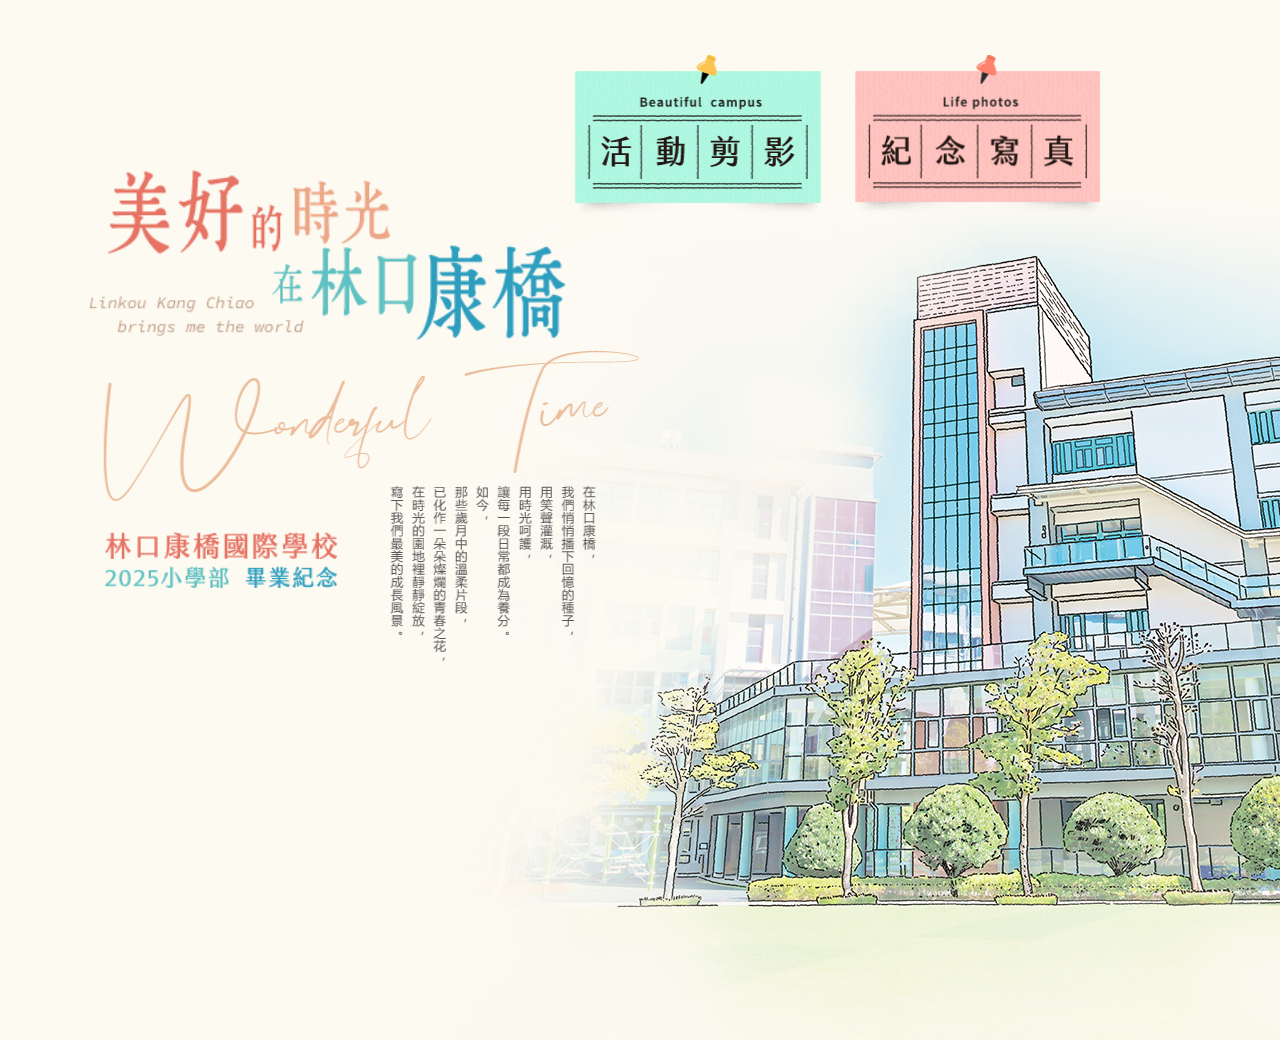
<file: index.html>
<!DOCTYPE html>
<html lang="en">
<head>
    <meta charset="UTF-8">
    <meta name="viewport" content="width=device-width, initial-scale=1.0">
    <title>KCIS - Qingshan</title>
    <link rel="stylesheet" href="style.css">
</head>
<body id="index">
    <audio autoplay loop id="audioelement" src="audio/007.mp3"></audio>

    <img src="imgs/bg-school.png" alt="" class="bg-school">
    <img src="imgs/bg-text1.png" alt="" class="bg-txt1">
    <img src="imgs/bg-text2.png" alt="" class="bg-txt2">
    <img src="imgs/bg-text3.png" alt="" class="bg-txt3">

    
    <a href="web/photos.html" class="hover btn-photos">
        <img src="imgs/btn-photosA.png" alt="" class="a">
        <img src="imgs/btn-photosB.png" alt="" class="b">
    </a>
    <a href="web/videos.html" class="hover btn-videos">
        <img src="imgs/btn-videosA.png" alt="" class="a">
        <img src="imgs/btn-videosB.png" alt="" class="b">
    </a>



    <script type="text/javascript">
        window.onload = function () {
            setInterval("toggleSound()", 1);
        }
        function toggleSound() {
            var music = document.getElementById("audioelement");//獲取ID  
            if (music.paused) { //判讀是否播放  
                music.paused = false;
                music.play(); //沒有就播放 
            }
        }
    </script>
    <script src="all.js"></script>
</body>
</html>
</file>
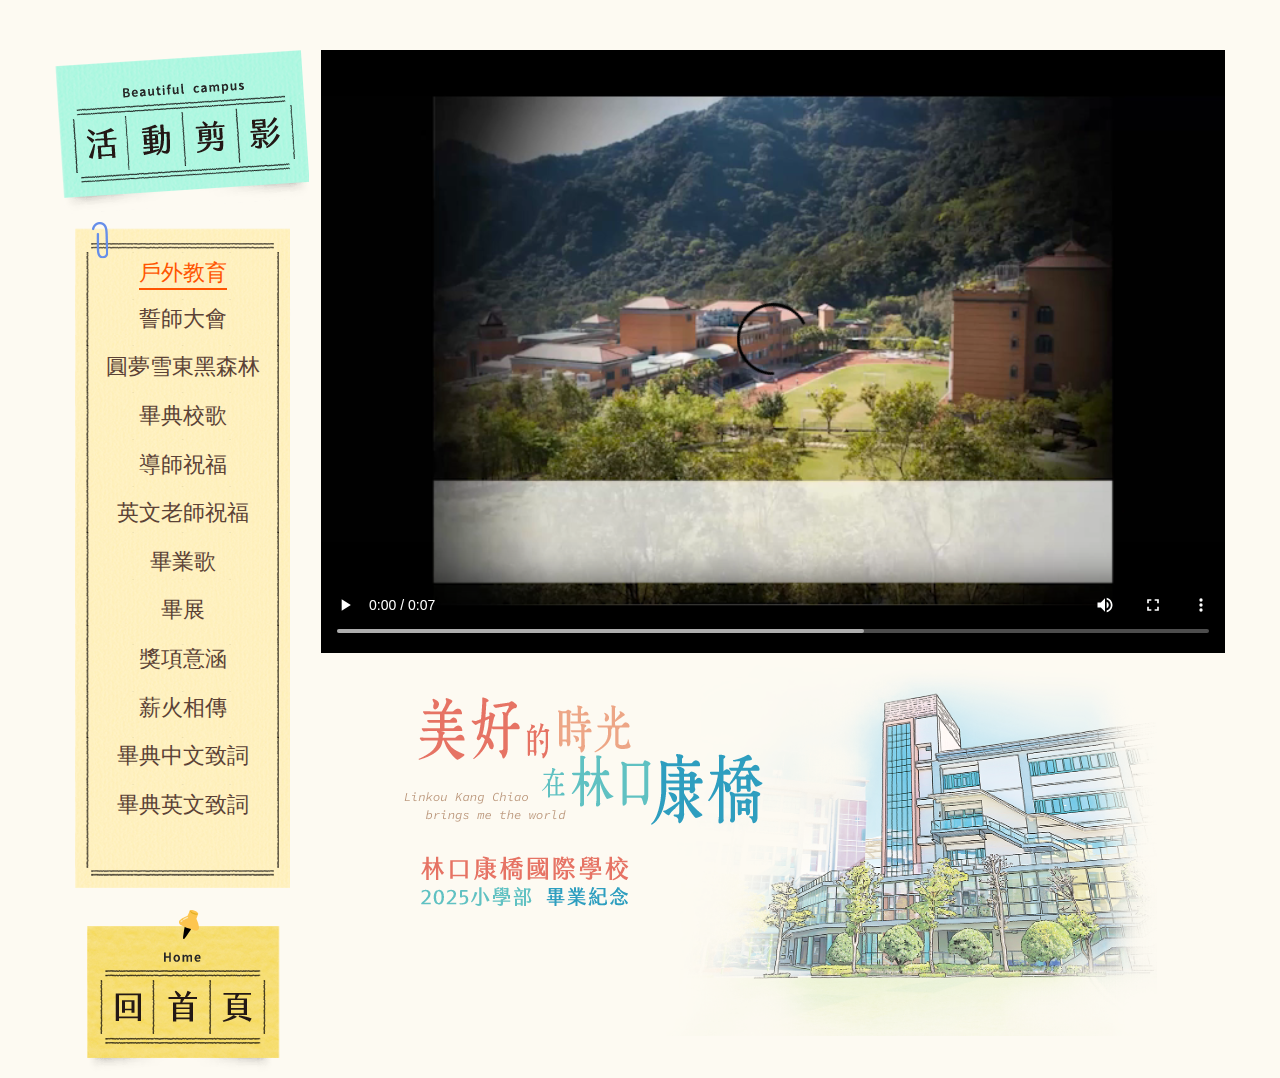
<file: web/videos.html>
<!DOCTYPE html>
<html lang="en">
<head>
    <meta charset="UTF-8">
    <meta name="viewport" content="width=device-width, initial-scale=1.0">
    <title>KCIS - Qingshan</title>
    <link href="https://fonts.googleapis.com/css?family=PT+Sans+Narrow&v1" rel="stylesheet" type="text/css"/>
    <link href="https://fonts.googleapis.com/css?family=Pacifico" rel="stylesheet" type="text/css"/>

    <link rel="stylesheet" href="../style.css">

</head>
<body id="videos">
    <div class="panel">
        <div class="list_group">
            <img src="../imgs/title-videos.png" alt="" class="list_title">

            <div class="menu">
                <button class="active" data-file="01"> 戶外教育 </button><br>
                <button class="" data-file="02"> 誓師大會 </button><br>
                <button class="" data-file="03"> 圓夢雪東黑森林 </button><br>
                <button class="" data-file="04"> 畢典校歌 </button><br>
                <button class="" data-file="05"> 導師祝福 </button><br>
                <button class="" data-file="06"> 英文老師祝福 </button><br>
                <button class="" data-file="07"> 畢業歌 </button><br>
                <button class="" data-file="08"> 畢展 </button><br>
                <button class="" data-file="09"> 獎項意涵 </button><br>
                <button class="" data-file="10"> 薪火相傳 </button><br>
                <button class="" data-file="11"> 畢典中文致詞 </button><br>
                <button class="" data-file="12"> 畢典英文致詞 </button>
            </div>

            <a href="../index.html" class="hover return">
                <img src="../imgs/btn-homeA.png" alt="" class="a">
                <img src="../imgs/btn-homeB.png" alt="" class="b">
            </a>
        </div>

        <div class="list_content">
            <video src="" controls autoplay></video>

            <div class="plate">
                <img src="../imgs/bg-school.png" alt="" class="school">
                <img src="../imgs/bg-text1.png" alt="" class="txt1">
                <img src="../imgs/bg-text3.png" alt="" class="txt2">
            </div>
        </div>
    </div>


    <script src="../all.js"></script>
</body>
</html>
</file>
<file: style.css>
* {
  box-sizing: border-box;
  margin: 0;
  padding: 0;
}

body {
  width: 100%;
  background-color: #fdfaf2;
  overflow-x: hidden;
}

button {
  background: transparent;
  border: none;
  cursor: pointer;
}
button.active {
  cursor: auto;
}
button img {
  width: 100%;
}

a {
  color: inherit;
  text-decoration-line: none;
  font-size: inherit;
}

ul, ol, li {
  list-style: none;
}

.hover .b {
  display: none;
}

.active .a {
  display: none !important;
}
.active .b {
  display: inline-block !important;
}

#index {
  position: relative;
  width: 100vw;
  min-height: 1025px;
}
#index > * {
  position: absolute;
}
#index .bg-school {
  width: min(1126px, 93.21vw);
  top: min(171px, 14.2vw);
  left: 50%;
  transform: translateX(max(-402px, -17.5vw));
}
#index .bg-txt1 {
  width: min(477px, 39.5vw);
  top: min(14.1vw, 170px);
  right: 50%;
  transform: translateX(max(-5.8vw, -80px));
}
#index .bg-txt2 {
  width: min(535px, 44.3vw);
  top: min(350px, 29vw);
  right: 50%;
  transform: translateX(max(-0.1vw, -11px));
}
#index .bg-txt3 {
  width: min(233px, 19.3vw);
  top: min(532px, 44vw);
  right: 50%;
  transform: translateX(max(-24.2vw, -302px));
}
#index a.hover {
  top: 55px;
  left: 50%;
}
#index a.hover img {
  width: min(246px, 20.4vw);
}
#index a.hover.btn-videos {
  transform: translateX(max(-77px, -5.1vw));
}
#index a.hover.btn-photos {
  transform: translateX(min(215px, 18.6vw));
}

.panel {
  margin: 0 auto;
}
.panel .list_content .plate {
  position: relative;
  min-height: min(380px, 31.5vw);
}
.panel .list_content .plate img {
  position: absolute;
}
.panel .list_content .plate .school {
  width: min(491px, 40.6vw);
  left: min(345px, 28.5vw);
}
.panel .list_content .plate .txt1 {
  width: min(359px, 29.7vw);
  top: min(40px, 3.3vw);
  left: min(83px, 6.8vw);
}
.panel .list_content .plate .txt2 {
  width: min(208px, 17.2vw);
  top: min(199px, 19.5vw);
  left: min(100px, 8.2vw);
}

#videos, #photos {
  background-size: max(2000px, 100vw) auto;
  background-position: bottom -438px center;
}
#videos .title, #photos .title {
  display: flex;
  justify-content: space-between;
  margin: 0 auto;
  width: min(95.8vw, 1157px);
}
#videos .title img, #photos .title img {
  display: block;
}
#videos .title .slogan, #photos .title .slogan {
  width: min(684px, 56.6vw);
}
#videos .title .school, #photos .title .school {
  width: min(34.5vw, 417px);
  padding-top: min(94px, 7.8vw);
}

#videos {
  width: 100%;
  min-height: 1025px;
  padding-top: 50px;
}
#videos .panel {
  display: flex;
  justify-content: space-between;
  width: min(1170px, 97vw);
}
#videos .panel .list_group {
  text-align: center;
}
#videos .panel .list_group .menu {
  width: min(17.9vw, 216px);
  height: min(55.1vw, 666px);
  margin: 4px auto 22px auto;
  text-align: center;
  padding-top: min(36px, 3vw);
  background-image: url(imgs/menu-board.png);
  background-repeat: no-repeat;
}
#videos .panel .list_group .menu button[data-file] {
  display: inline-block;
  color: #5b4236;
  font-size: min(22px, 1.8vw);
  padding-bottom: min(5px, 0.4vw);
  margin-bottom: min(13.6px, 1.12vw);
}
#videos .panel .list_group .menu button[data-file].active, #videos .panel .list_group .menu button[data-file]:hover {
  color: #ff5501;
  padding-bottom: min(3px, 0.02vw);
  border-bottom: 2px solid #ff5501;
}
#videos .panel .list_group [href] img {
  width: min(16vw, 193px);
}
#videos .panel .list_title {
  width: min(256px, 21.2vw);
}
#videos .panel .list_content {
  width: min(904px, 74.8vw);
  min-height: min(53.4vw, 645px);
}
#videos .panel .list_content video {
  width: 100%;
}
#videos .panel .title {
  margin-top: max(-1.2vw, -14px);
}

#photos {
  width: 100%;
  min-height: 1175px;
  padding-top: 20px;
}
#photos .panel {
  display: flex;
  width: min(1178px, 95.3vw);
}
#photos .list_group {
  text-align: center;
  width: min(255px, 20.6vw);
  margin-top: min(32px, 2.6vw);
}
#photos .list_group .list_title {
  width: 100%;
}
#photos .list_group a[href] img {
  width: min(193px, 15.6vw);
  margin-bottom: 10px;
}
#photos .list_group button[data-file] {
  width: min(216px, 17.5vw);
}
#photos .list_content {
  position: relative;
  margin-left: min(1.3vw, 16px);
}
#photos .list_content .tint {
  position: absolute;
  right: 0;
  top: min(197px, 15.9vw);
  width: min(20px, 1.5vw);
}
#photos .photo_carousel {
  width: min(943px, 76.9vw);
}
#photos .photo_view [type=radio] {
  display: none;
}
#photos .photo_view label {
  opacity: 0.5;
}
#photos .photo_view #show:checked ~ label[for=show] {
  opacity: 1;
}
#photos .photo_view #hide:checked ~ label[for=hide] {
  opacity: 1;
}
#photos .photo_thumb {
  position: relative;
  border-radius: 5px;
  overflow: hidden;
  width: min(906px, 73.3vw);
  height: min(123px, 10vw);
  background: #000;
  padding: min(12px, 1vw) min(31px, 2.5vw);
}
#photos .photo_thumb_size {
  width: 100%;
}
#photos .photo_thumb > ul {
  display: flex;
  position: absolute;
  top: 50%;
  transform: translate(0, -50%);
  transition: all 0.5s ease-in-out;
  left: min(31px, 2.5vw);
}
#photos .photo_thumb > ul > li:not(:last-of-type) {
  padding-right: 10px;
}
#photos .photo_thumb > ul > li img {
  max-width: 90%;
  max-height: 90%;
}
#photos .photo_thumb_border {
  display: flex;
  justify-content: center;
  align-items: center;
  border: 1px solid rgba(136, 136, 136, 0.5);
  width: min(145px, 11.7vw);
  height: min(98px, 7.9vw);
}
#photos .photo_thumb_border.active {
  border: 2px solid #ccc;
}
#photos .photo_thumb button {
  position: absolute;
  top: 50%;
  transform: translateY(-50%);
  z-index: 2;
  height: 100%;
  background: #000;
  width: min(31px, 2.5vw);
}
#photos .photo_thumb button.btn_prev {
  padding: 0 2px;
  left: 0;
}
#photos .photo_thumb button.btn_next {
  padding: 0 2px;
  right: 0;
}
#photos .photo_thumb button img {
  width: min(10px, 0.7vw);
}
#photos .photo_content {
  display: flex;
  justify-content: center;
  align-items: center;
  position: relative;
  overflow: hidden;
  border-radius: 10px;
  margin-top: 10px;
  background: #b1afa9;
  width: min(903px, 73.3vw);
  height: min(575px, 46.5vw);
}
#photos .photo_content .photo {
  max-width: 95%;
  max-height: 95%;
}
#photos .photo_content button {
  position: absolute;
  top: 50%;
  transform: translateY(-50%);
  z-index: 2;
  height: 100%;
  background: #6a6965;
  width: min(32px, 2.6vw);
}
#photos .photo_content button.btn_prev {
  padding: 0 4px;
  left: 0;
}
#photos .photo_content button.btn_next {
  padding: 0 4px;
  right: 0;
}
#photos .photo_content button img {
  width: min(18px, 1.5vw);
}
</file>
